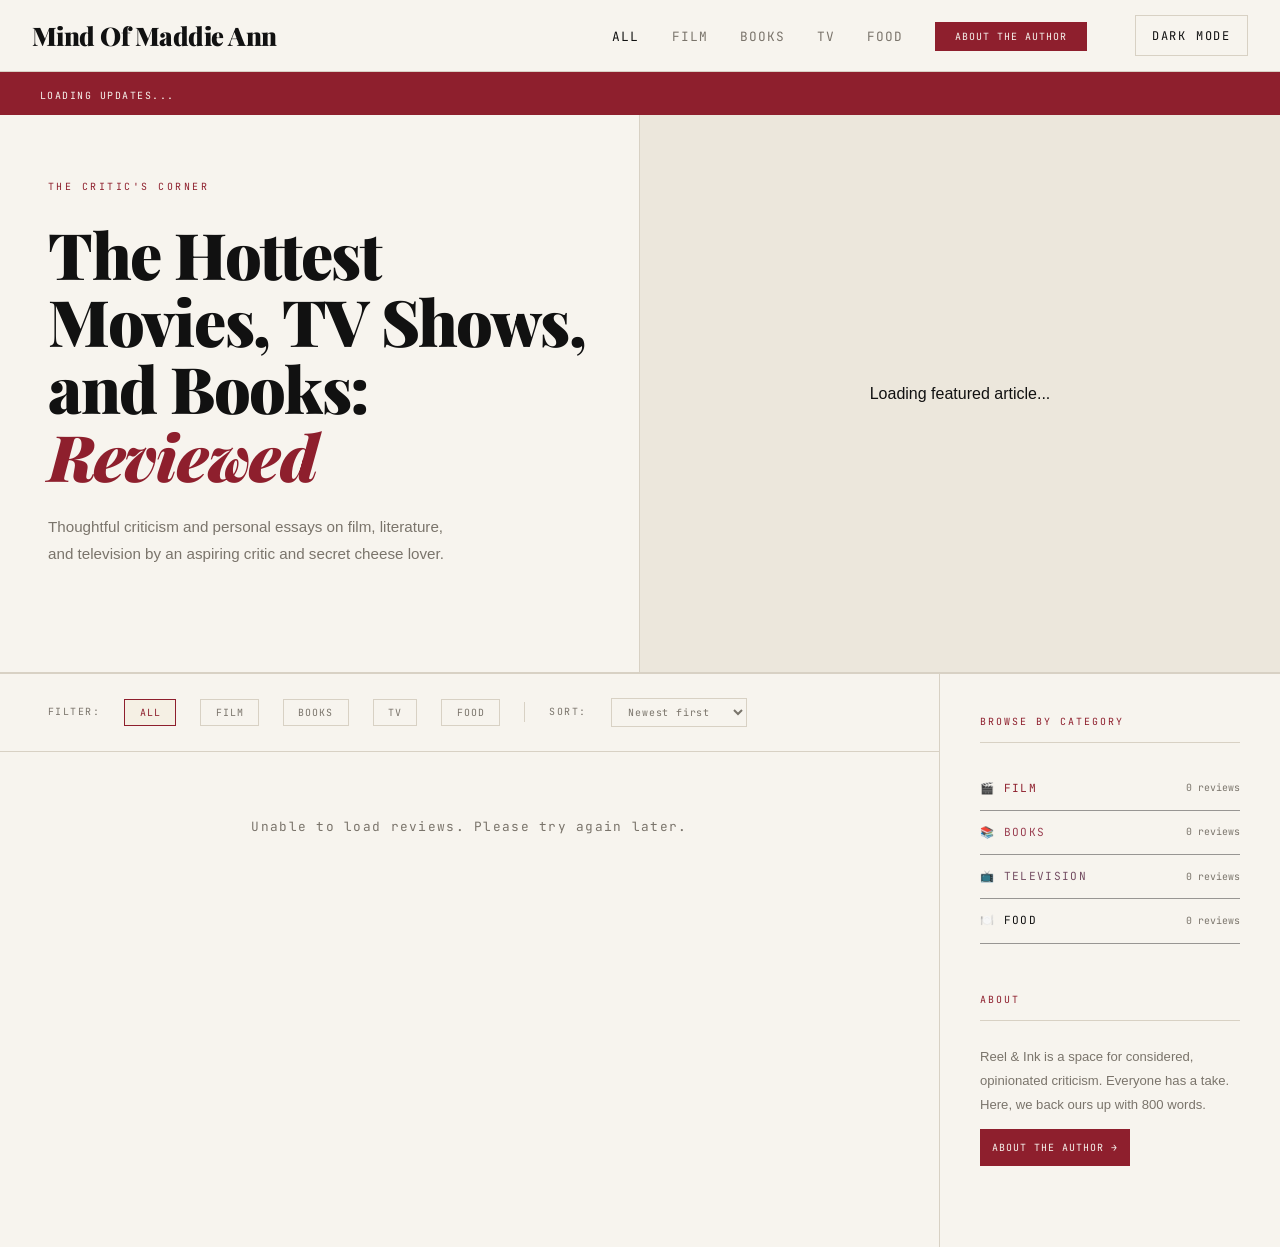
<file: index.html>
<!DOCTYPE html>
<html lang="en">

<head>
  <meta charset="UTF-8">
  <meta name="viewport" content="width=device-width, initial-scale=1.0">
  <link rel="apple-touch-icon" sizes="180x180" href="/apple-touch-icon.png">
  <link rel="icon" type="image/png" sizes="32x32" href="/favicon-32x32.png">
  <link rel="icon" type="image/png" sizes="16x16" href="/favicon-16x16.png">
  <link rel="manifest" href="/site.webmanifest">
  <title>The Mind of Maddie Ann</title>
  <link
    href="https://fonts.googleapis.com/css2?family=Playfair+Display:ital,wght@0,400;0,700;0,900;1,400;1,700&family=Libre+Baskerville:ital,wght@0,400;0,700;1,400&family=JetBrains+Mono:wght@300;400&display=swap"
    rel="stylesheet">
  <link rel="stylesheet" href="styles.css">
</head>

<body>

  <nav class="nav">
    <a href="index.html" class="nav__logo">
      Mind Of Maddie Ann
    </a>
    <!-- Mobile Menu Button -->
    <button class="nav__toggle" onclick="toggleMenu()"> ☰ </button>
    <!-- Navigation Links -->
    <ul class="nav__links" id="navLinks">
      <li>
        <a class="nav__link active" href="#" onclick="renderCategoryPage('all'); return false;"> All </a>
      </li>

      <li>
        <a class="nav__link" href="#" onclick="renderCategoryPage('film'); return false;"> Film </a>
      </li>

      <li>
        <a class="nav__link" href="#" onclick="renderCategoryPage('book'); return false;"> Books </a>
      </li>

      <li>
        <a class="nav__link" href="#" onclick="renderCategoryPage('tv'); return false;"> TV </a>
      </li>

      <li>
        <a class="nav__link" href="#" onclick="renderCategoryPage('food'); return false;"> Food </a>
      </li>

      <li>
        <a href="about.html">
          <button class="btn-primary">About the Author</button>
        </a>
      </li>

      <li>
        <button class="btn-ghost" onclick="toggleDarkMode()"> Dark Mode </button>
      </li>
    </ul>
  </nav>

  <!-- ============================================================
     TICKER
     Add or remove .ticker__item spans to change the text
     ============================================================ -->

  <!-- ROTATING BANNER -->
  <div class="ticker">
    <div class="ticker__track" id="tickerTrack">
      <span class="ticker__item">Loading updates...</span>
    </div>
  </div>


  <!-- ============================================================
     HOME VIEW
     ============================================================ -->
  <div class="view active" id="view-home">

    <!-- Hero -->
    <section class="hero">
      <div class="hero__left">
        <p class="hero__eyebrow">The critic's corner</p>
        <h1 class="hero__title">The Hottest Movies, TV Shows, and Books: <em>Reviewed</em> </h1>
        <p class="hero__description">Thoughtful criticism and personal essays on film, literature, and television by an
          aspiring critic and secret cheese lover.</p>
      </div>

      <div class="hero__right">
        <!-- Featured article loaded from Google Sheets -->
        <div id="featuredCard">
          <p>Loading featured article...</p>
        </div>
      </div>
    </section>

    <!-- Main two-column layout -->
    <div class="main-layout">

      <!-- Feed column -->
      <div class="main-layout__feed">

        <!-- Filter bar -->
        <div class="filter-bar">
          <span class="filter-bar__label">Filter:</span>
          <button class="filter-bar__btn active" onclick="filterCat('all', this)">All</button>
          <button class="filter-bar__btn" onclick="filterCat('film', this)">Film</button>
          <button class="filter-bar__btn" onclick="filterCat('book', this)">Books</button>
          <button class="filter-bar__btn" onclick="filterCat('tv', this)">TV</button>
          <button class="filter-bar__btn" onclick="filterCat('food', this)"> Food </button>
          <div class="filter-bar__divider"></div>
          <span class="filter-bar__label">Sort:</span>
          <select class="filter-bar__sort" onchange="sortArticles(this.value)">
            <option value="newest">Newest first</option>
            <option value="rating">Highest rated</option>
            <option value="oldest">Oldest first</option>
          </select>
        </div>

        <!-- Articles are injected here by renderFeed() -->
        <div class="article-list" id="articleList"></div>
      </div>

      <!-- Sidebar column -->
      <aside class="main-layout__sidebar">

        <div class="sidebar__section">
          <div class="sidebar__heading">Browse by Category</div>
          <div class="sidebar__category" onclick="filterCat('film', null)">
            <span class="sidebar__category-name" style="color: var(--color-tag-film-text);">🎬 Film</span>
            <span class="sidebar__category-count" id="countFilm">0 reviews</span>
          </div>
          <div class="sidebar__category" onclick="filterCat('book', null)">
            <span class="sidebar__category-name" style="color: var(--color-tag-book-text);">📚 Books</span>
            <span class="sidebar__category-count" id="countBook">0 reviews</span>
          </div>
          <div class="sidebar__category" onclick="filterCat('tv', null)">
            <span class="sidebar__category-name" style="color: var(--color-tag-tv-text);">📺 Television</span>
            <span class="sidebar__category-count" id="countTv">0 reviews</span>
          </div>
          <div class="sidebar__category" onclick="filterCat('food', null)">
            <span class="sidebar__category-name"> 🍽️ Food </span>
            <span class="sidebar__category-count" id="countFood"> 0 reviews </span>
          </div>
        </div>

        <div class="sidebar__section">
          <div class="sidebar__heading">About</div>
          <p class="sidebar__about-text">Reel & Ink is a space for considered, opinionated criticism. Everyone has a
            take. Here, we back ours up with 800 words.</p>
          <a href="about.html" class="btn-primary btn-primary--full">About the Author →</a>
        </div>

      </aside>
    </div>
  </div>

  <div class="view" id="view-category">

    <section class="category-page">

      <div class="category-page__header">
        <p class="category-page__eyebrow" id="categoryEyebrow">
          Archive
        </p>

        <h1 class="category-page__title" id="categoryTitle">
          Film Reviews
        </h1>
      </div>

      <div class="category-grid" id="categoryGrid"></div>

    </section>

  </div>


  <!-- ============================================================
     ARTICLE DETAIL VIEW
     Content is injected by openArticle()
     ============================================================ -->
  <div class="view" id="view-article">
    <div id="articleDetail"></div>
  </div>


  <script src="scripts.js"></script>
</body>

</html>
</file>
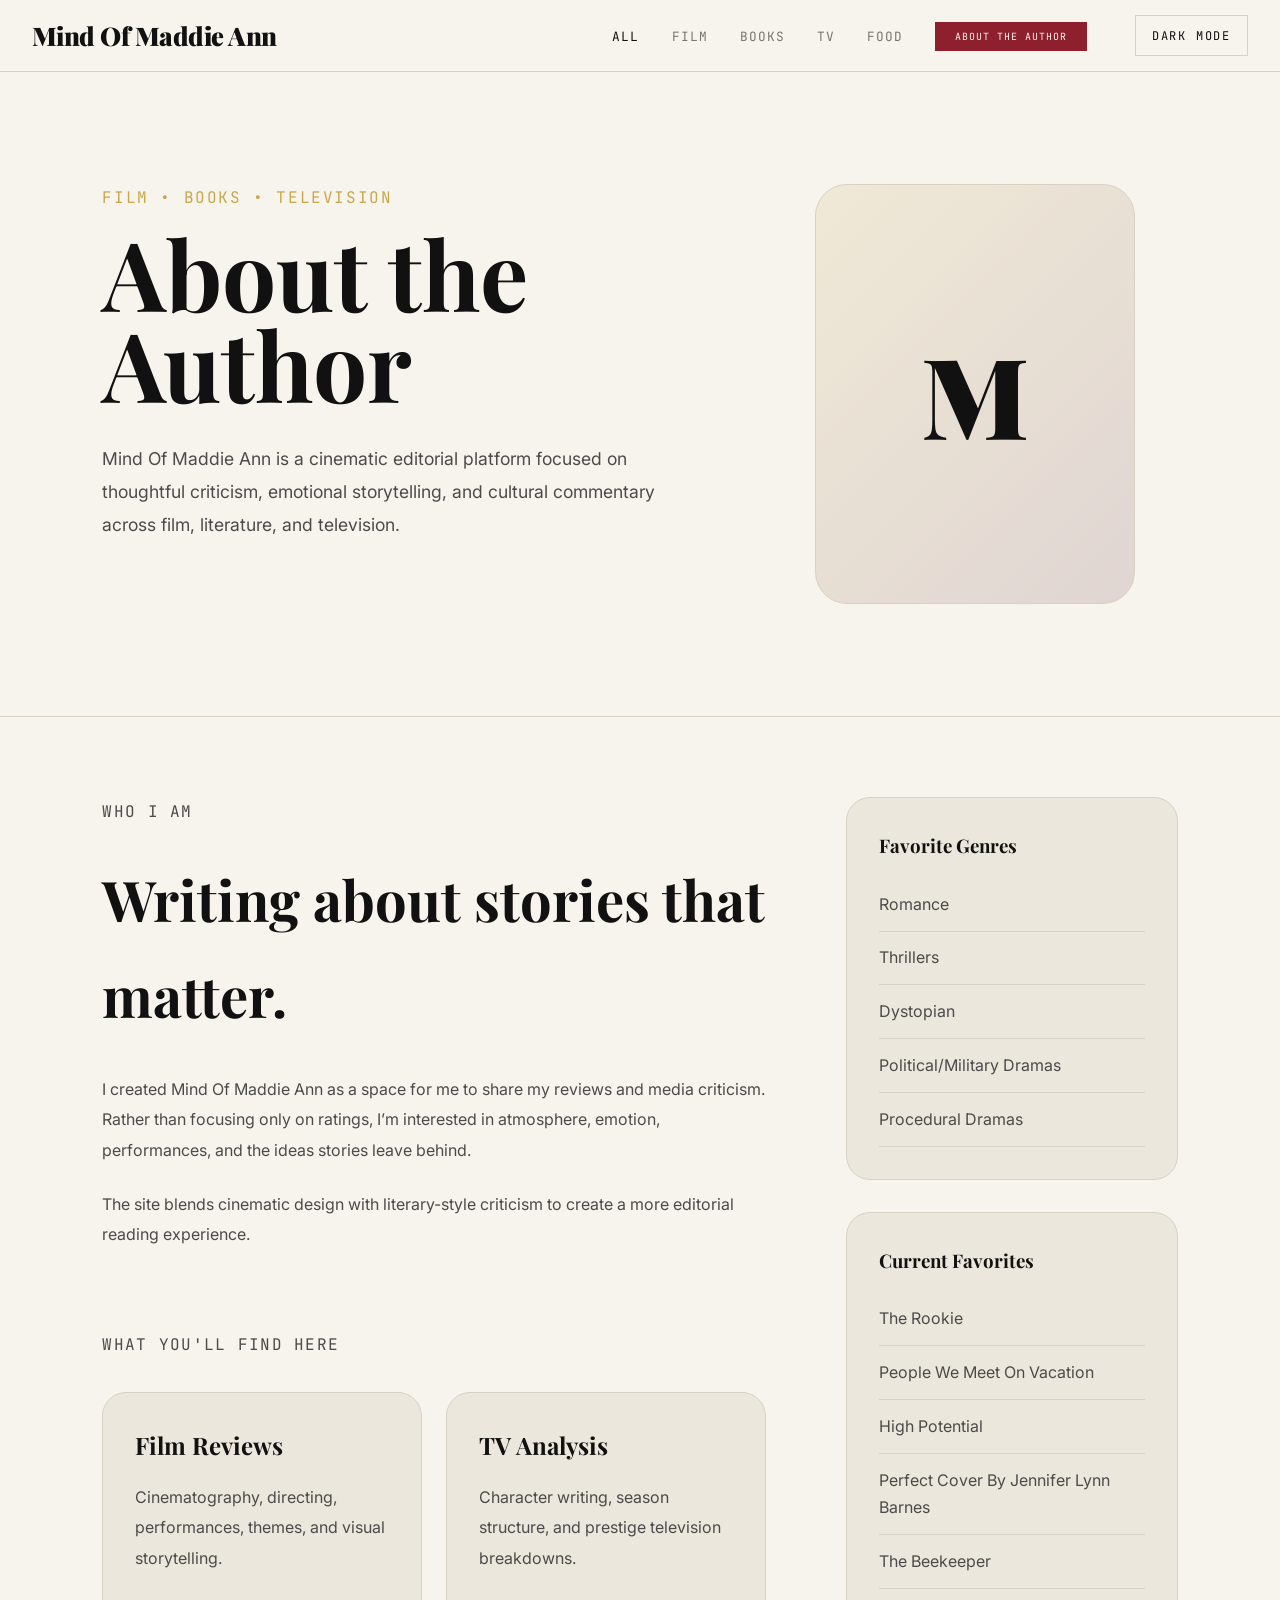
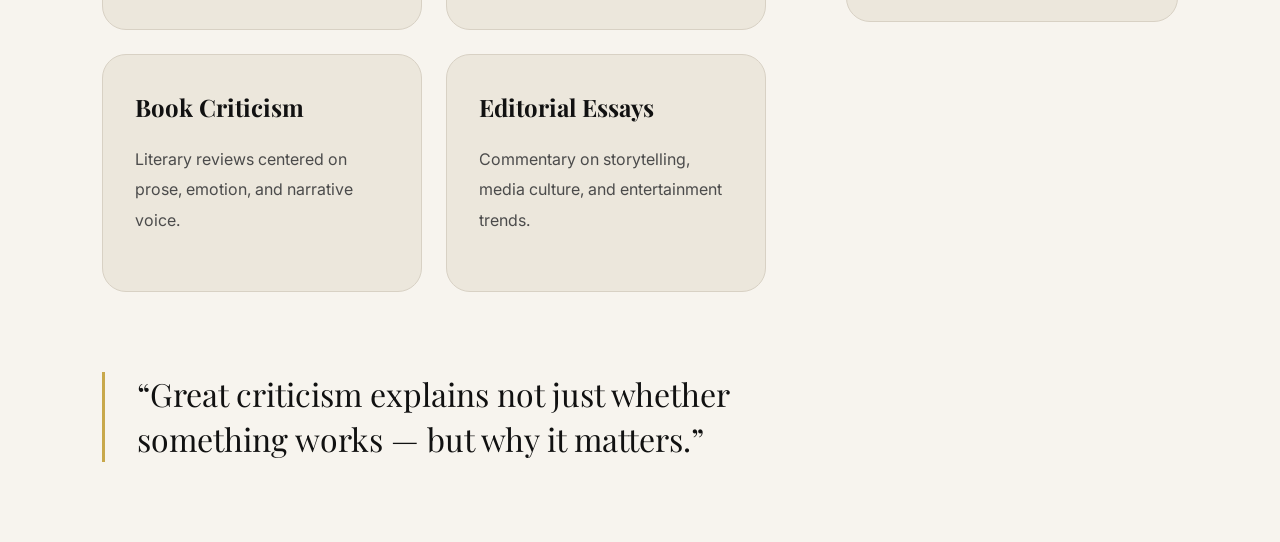
<file: about.html>
<!DOCTYPE html>
<html lang="en">

<head>
  <meta charset="UTF-8">
  <meta name="viewport" content="width=device-width, initial-scale=1.0">

  <title>About the Author — Mind Of Maddie Ann</title>

  <link rel="preconnect" href="https://fonts.googleapis.com">
  <link rel="preconnect" href="https://fonts.gstatic.com" crossorigin>

  <link
    href="https://fonts.googleapis.com/css2?family=Playfair+Display:wght@400;700;900&family=Inter:wght@400;500;600&family=JetBrains+Mono:wght@400;500&display=swap"
    rel="stylesheet">
  <link rel="stylesheet" href="styles.css">

</head>

<body>

  <!-- NAV -->

  <nav class="nav">
    <a href="index.html" class="nav__logo">
      Mind Of Maddie Ann
    </a>
    <!-- Mobile Menu Button -->
    <button class="nav__toggle" onclick="toggleMenu()">
      ☰
    </button>
    <!-- Navigation Links -->
    <ul class="nav__links" id="navLinks">
      <li>
        <a class="nav__link active" href="#" onclick="renderCategoryPage('all'); return false;">
          All
        </a>
      </li>

      <li>
        <a class="nav__link" href="#" onclick="renderCategoryPage('film'); return false;">
          Film
        </a>
      </li>

      <li>
        <a class="nav__link" href="#" onclick="renderCategoryPage('book'); return false;">
          Books
        </a>
      </li>

      <li>
        <a class="nav__link" href="#" onclick="renderCategoryPage('tv'); return false;">
          TV
        </a>
      </li>

      <li>
        <a class="nav__link" href="#" onclick="renderCategoryPage('food'); return false;">
          Food
        </a>
      </li>

      <li>
        <a href="about.html">
          <button class="btn-primary">About the Author</button>
        </a>
      </li>

      <li>
        <button class="btn-ghost" onclick="toggleDarkMode()">
          Dark Mode
        </button>
      </li>
    </ul>
  </nav>

  <!-- HERO -->

  <section class="about-hero">

    <div>

      <p class="about-hero__eyebrow">
        Film • Books • Television
      </p>

      <h1 class="about-hero__title">
        About the Author
      </h1>

      <p class="about-hero__intro">
        Mind Of Maddie Ann is a cinematic editorial platform focused on thoughtful criticism, emotional storytelling,
        and cultural commentary across film, literature, and television.
      </p>

    </div>

    <div class="about-hero__image">

      <div class="about-hero__portrait">
        M
      </div>

    </div>

  </section>

  <!-- MAIN -->

  <main class="about-layout">

    <section>

      <div class="about-section">

        <p class="about-section__label">
          Who I Am
        </p>

        <h2>
          Writing about stories that matter.
        </h2>

        <p>
          I created Mind Of Maddie Ann as a space for me to share my reviews and media criticism. Rather than focusing
          only on ratings, I’m interested in atmosphere, emotion, performances, and the ideas stories leave behind.
        </p>

        <p>
          The site blends cinematic design with literary-style criticism to create a more editorial reading experience.
        </p>

      </div>

      <div class="about-section">

        <p class="about-section__label">
          What You'll Find Here
        </p>

        <div class="about-grid">

          <div class="about-card">

            <h3>Film Reviews</h3>

            <p>
              Cinematography, directing, performances, themes, and visual storytelling.
            </p>

          </div>

          <div class="about-card">

            <h3>TV Analysis</h3>

            <p>
              Character writing, season structure, and prestige television breakdowns.
            </p>

          </div>

          <div class="about-card">

            <h3>Book Criticism</h3>

            <p>
              Literary reviews centered on prose, emotion, and narrative voice.
            </p>

          </div>

          <div class="about-card">

            <h3>Editorial Essays</h3>

            <p>
              Commentary on storytelling, media culture, and entertainment trends.
            </p>

          </div>

        </div>

      </div>

      <div class="about-quote">

        <p>
          “Great criticism explains not just whether something works — but why it matters.”
        </p>

      </div>

    </section>

    <!-- SIDEBAR -->

    <aside class="about-sidebar">

      <div class="sidebar-card">

        <h3>Favorite Genres</h3>

        <ul>
          <li>Romance</li>
          <li>Thrillers</li>
          <li>Dystopian</li>
          <li>Political/Military Dramas</li>
          <li>Procedural Dramas</li>
        </ul>

      </div>

      <div class="sidebar-card">

        <h3>Current Favorites</h3>

        <ul>
          <li>The Rookie</li>
          <li>People We Meet On Vacation</li>
          <li>High Potential</li>
          <li>Perfect Cover By Jennifer Lynn Barnes</li>
          <li>The Beekeeper</li>
        </ul>

      </div>

    </aside>

  </main>

  <script src="scripts.js"></script>

</body>

</html>
</file>
<file: styles.css>
/* coco #3B2A26
baby blue #BFE4F9
mageenta #D63384 */


/* ============================================================
   1. DESIGN TOKENS — change colors, fonts, and spacing here
   ============================================================ */

:root {

  /* BACKGROUNDS */
  --color-bg-primary: #F5EEEE;
  --color-bg-secondary: #FFF9F9;
  --color-bg-tertiary: #E7D6D8;

  /* TEXT */
  --color-text-primary: #2A1116;
  --color-text-muted: #73565D;

  /* MAIN WINE COLORS */
  --color-accent: #8E1F2D;
  --color-accent-dark: #6E1823;

  --color-wine: #8E1F2D;
  --color-wine-dark: #5E111B;
  --color-wine-light: #B14558;

  /* SOFT NEON PINK */
  --color-highlight: #F6A3B4;

  /* GLOW */
  --color-glow: rgba(246, 163, 180, 0.35);

  /* BORDERS */
  --color-border: #D7C0C4;

  /* CATEGORY COLORS */
  --color-tag-film-bg: rgba(142, 31, 45, 0.10);
  --color-tag-film-text: #8E1F2D;
  --color-tag-film-border: rgba(142, 31, 45, 0.2);

  --color-tag-book-bg: rgba(177, 69, 88, 0.10);
  --color-tag-book-text: #9B4052;
  --color-tag-book-border: rgba(177, 69, 88, 0.2);

  --color-tag-tv-bg: rgba(116, 77, 98, 0.10);
  --color-tag-tv-text: #744D62;
  --color-tag-tv-border: rgba(116, 77, 98, 0.2);

  --color-tag-food-bg: rgba(212, 140, 44, 0.10);
  --color-tag-food-text: #D48C2C;
  --color-tag-food-border: rgba(212, 140, 44, 0.20);


  /* Fonts — swap these to change the whole site's feel */
  --font-display: 'Playfair Display', serif;
  /* headings */
  --font-body: 'Libre Baskerville', serif;
  /* body text */
  --font-mono: 'JetBrains Mono', monospace;
  /* labels, tags, UI */

  /* Spacing scale */
  --space-xs: 0.5rem;
  --space-sm: 1rem;
  --space-md: 1.5rem;
  --space-lg: 2.5rem;
  --space-xl: 4rem;

  /* Font sizes */
  --text-xs: 0.62rem;
  --text-sm: 0.72rem;
  --text-base: 1rem;
  --text-lg: 1.25rem;
  --text-xl: 1.5rem;
  --text-2xl: 2rem;
  --text-3xl: 2.5rem;
}


/* ============================================================
   2. RESET & BASE
   ============================================================ */

*,
*::before,
*::after {
  margin: 0;
  padding: 0;
  box-sizing: border-box;
}

html {
  scroll-behavior: smooth;
}

body {
  background-color: var(--color-bg-primary);
  color: var(--color-text-primary);
  font-family: var(--font-body);
  font-size: var(--text-base);
  line-height: 1.7;
  min-height: 100vh;
}


/* ============================================================
   3. TYPOGRAPHY UTILITIES
   ============================================================ */

/* Display headings — used for titles, hero text */
.text-display {
  font-family: var(--font-display);
  font-weight: 900;
  letter-spacing: -0.02em;
  line-height: 1.05;
}

/* Italic display variant */
.text-display-italic {
  font-family: var(--font-display);
  font-style: italic;
  font-weight: 400;
  color: var(--color-accent);
}

/* Mono label — used for eyebrows, tags, metadata */
.text-label {
  font-family: var(--font-mono);
  font-size: var(--text-xs);
  letter-spacing: 0.15em;
  text-transform: uppercase;
}

/* Muted text */
.text-muted {
  color: var(--color-text-muted);
}

/* Accent colored text */
.text-accent {
  color: var(--color-accent);
}

a,
a span {
  text-decoration: none;
}


/* ============================================================
   4. VIEW SYSTEM — controls which page is visible
   ============================================================ */

.view {
  display: none;
}

.view.active {
  display: block;
}

/* =========================================================
   NAVBAR
========================================================= */

.nav {
  position: sticky;
  top: 0;
  z-index: 999;

  height: 72px;
  padding: 0 2rem;

  display: flex;
  align-items: center;
  justify-content: space-between;

  background: var(--color-bg-primary);
  border-bottom: 1px solid var(--color-border);
}

/* Logo */
.nav__logo {
  font-family: var(--font-display);
  font-size: var(--text-xl);
  font-weight: 900;
  color: var(--color-text-primary);
  text-decoration: none;
  letter-spacing: -0.02em;
}

/* Links */
.nav__links {
  display: flex;
  align-items: center;
  gap: 2rem;

  list-style: none;
}

/* Individual Link */
.nav__link {
  font-family: var(--font-mono);
  font-size: var(--text-sm);

  text-transform: uppercase;
  letter-spacing: 0.08em;

  color: var(--color-text-muted);
  text-decoration: none;

  transition: 0.2s;
}

.nav__link:hover,
.nav__link.active {
  color: var(--color-text-primary);
}

/* Hamburger Button */
.nav__toggle {
  display: none;

  background: none;
  border: none;

  color: var(--color-text-primary);

  font-size: 2rem;
  cursor: pointer;
}

/* =========================================================
   MOBILE
========================================================= */

@media (max-width: 850px) {

  .nav {
    padding: 0 1.25rem;
  }

  .nav__toggle {
    display: block;
  }

  .nav__links {
    position: absolute;

    top: 72px;
    left: 0;
    right: 0;

    background: var(--color-bg-primary);

    border-bottom: 1px solid var(--color-border);

    flex-direction: column;
    align-items: flex-start;

    padding: 1.5rem;

    gap: 1.25rem;

    display: none;
  }

  .nav__links.active {
    display: flex;
  }

  .nav__link {
    font-size: 0.9rem;
  }
}


/* ============================================================
   6. BUTTONS
   ============================================================ */

/* Primary filled button — gold background */
.btn-primary {
  background-color: var(--color-accent);
  color: var(--color-bg-primary);
  padding: 0.5rem 1.25rem;
  font-family: var(--font-mono);
  font-size: var(--text-xs);
  letter-spacing: 0.1em;
  text-transform: uppercase;
  border: none;
  cursor: pointer;
  transition: background-color 0.2s;
}

.btn-primary:hover {
  background-color: var(--color-accent-dark);
}

/* Full-width variant */
.btn-primary--full {
  width: 100%;
  padding: 0.75rem;
}

/* Ghost button — transparent with border */
.btn-ghost {
  background: transparent;
  border: 1px solid var(--color-border);
  color: var(--color-text-muted);
  padding: 0.7rem 1rem;
  font-family: var(--font-mono);
  font-size: 0.75rem;
  letter-spacing: 0.15em;
  text-transform: uppercase;
  cursor: pointer;
  transition: border-color 0.2s, color 0.2s;
  margin-left: var(--space-sm);
}

.btn-ghost:hover {
  border-color: var(--color-text-primary);
  color: var(--color-text-primary);
}

/* Large submit button */
.btn-submit {
  background-color: var(--color-accent);
  color: var(--color-bg-primary);
  padding: 1rem 3rem;
  font-family: var(--font-mono);
  font-size: 0.75rem;
  letter-spacing: 0.15em;
  text-transform: uppercase;
  border: none;
  cursor: pointer;
  transition: background-color 0.2s;
  margin-top: var(--space-sm);
}

.btn-submit:hover {
  background-color: var(--color-accent-dark);
}


/* ============================================================
   7. TAGS — category labels (Film / Book / TV)
   ============================================================ */

.tag {
  display: inline-block;
  padding: 0.2rem 0.6rem;
  font-family: var(--font-mono);
  font-size: 0.6rem;
  letter-spacing: 0.1em;
  text-transform: uppercase;
  margin-right: 0.4rem;
  margin-bottom: 0.4rem;
}

.tag--film {
  background: var(--color-tag-film-bg);
  color: var(--color-tag-film-text);
  border: 1px solid var(--color-tag-film-border);
}

.tag--book {
  background: var(--color-tag-book-bg);
  color: var(--color-tag-book-text);
  border: 1px solid var(--color-tag-book-border);
}

.tag--tv {
  background: var(--color-tag-tv-bg);
  color: var(--color-tag-tv-text);
  border: 1px solid var(--color-tag-tv-border);
}


/* ============================================================
   8. STAR RATING DISPLAY — read-only stars shown on cards
   ============================================================ */

.stars {
  display: flex;
  gap: 3px;
}

.star {
  font-size: 0.85rem;
  color: var(--color-accent);
}

.star--empty {
  color: var(--color-border);
}


/* ============================================================
   9. TICKER — scrolling headline bar at top
   ============================================================ */

.ticker {
  background-color: var(--color-accent);
  padding: 0.5rem 0;
  overflow: hidden;
  white-space: nowrap;
}

.ticker__track {
  display: inline-flex;
  animation: ticker-scroll 25s linear infinite;
}

/* Individual ticker item — change padding to adjust spacing */
.ticker__item {
  font-family: var(--font-mono);
  font-size: var(--text-xs);
  letter-spacing: 0.15em;
  text-transform: uppercase;
  color: var(--color-bg-primary);
  padding: 0 2.5rem;
}

@keyframes ticker-scroll {
  from {
    transform: translateX(0);
  }

  to {
    transform: translateX(-50%);
  }
}


/* ============================================================
   10. HERO SECTION
   ============================================================ */

.hero {
  display: grid;
  grid-template-columns: 1fr 1fr;
  min-height: 520px;
  border-bottom: 1px solid var(--color-border);
}

/* Left panel — text content */
.hero__left {
  padding: var(--space-xl) 3rem;
  display: flex;
  flex-direction: column;
  justify-content: center;
  border-right: 1px solid var(--color-border);
}

.hero__eyebrow {
  font-family: var(--font-mono);
  font-size: var(--text-xs);
  letter-spacing: 0.25em;
  text-transform: uppercase;
  color: var(--color-accent);
  margin-bottom: var(--space-md);
}

.hero__title {
  font-family: var(--font-display);
  font-size: clamp(2.8rem, 5vw, 4.2rem);
  font-weight: 900;
  line-height: 1.05;
  letter-spacing: -0.02em;
  margin-bottom: var(--space-md);
}

.hero__title em {
  font-style: italic;
  color: var(--color-accent);
}

.hero__description {
  color: var(--color-text-muted);
  font-size: 0.95rem;
  line-height: 1.8;
  max-width: 400px;
  margin-bottom: var(--space-lg);
}

/* Category pill buttons in hero */
.hero__cats {
  display: flex;
  gap: var(--space-sm);
  flex-wrap: wrap;
}

.hero__cat-pill {
  padding: 0.4rem 1.1rem;
  border: 1px solid var(--color-border);
  font-family: var(--font-mono);
  font-size: var(--text-xs);
  letter-spacing: 0.12em;
  text-transform: uppercase;
  cursor: pointer;
  transition: border-color 0.2s, color 0.2s;
  color: var(--color-text-muted);
  background: transparent;
}

.hero__cat-pill:hover,
.hero__cat-pill.active {
  border-color: var(--color-accent);
  color: var(--color-accent);
}

/* Right panel — featured card display */
.hero__right {
  background-color: var(--color-bg-secondary);
  display: flex;
  align-items: center;
  justify-content: center;
  overflow: hidden;
}


/* ============================================================
   11. FEATURED CARD — shown in the hero right panel
   ============================================================ */

.featured-card {
  width: 85%;
  max-width: 340px;
  cursor: pointer;
}

.featured-card__image {
  height: 260px;
  background-color: var(--color-bg-tertiary);
  display: flex;
  align-items: center;
  justify-content: center;
  position: relative;
  overflow: hidden;
  margin-bottom: var(--space-md);
}

.featured-card__image svg {
  opacity: 0.2;
}

/* "Editor's Pick" badge overlaid on the image */
.featured-card__badge {
  position: absolute;
  top: var(--space-sm);
  left: var(--space-sm);
  background-color: var(--color-danger);
  color: var(--color-text-primary);
  font-family: var(--font-mono);
  font-size: 0.6rem;
  letter-spacing: 0.12em;
  text-transform: uppercase;
  padding: 0.3rem 0.7rem;
}

.featured-card__title {
  font-family: var(--font-display);
  font-size: var(--text-xl);
  font-weight: 700;
  line-height: 1.2;
  margin-bottom: 0.4rem;
}

.featured-card__meta {
  font-family: var(--font-mono);
  font-size: var(--text-xs);
  color: var(--color-text-muted);
  letter-spacing: 0.08em;
}


/* ============================================================
   12. STATS BAR — the four numbers below the hero
   ============================================================ */

.stats-bar {
  background-color: var(--color-bg-primary);
  border-bottom: 1px solid var(--color-border);
  display: flex;
}

.stats-bar__item {
  flex: 1;
  border-right: 1px solid var(--color-border);
  padding: var(--space-lg) 3rem;
}

.stats-bar__item:last-child {
  border-right: none;
}

.stats-bar__number {
  font-family: var(--font-display);
  font-size: 3.5rem;
  font-weight: 300;
  color: var(--color-text-muted);
  line-height: 1;
  margin-bottom: 0.4rem;
}

.stats-bar__label {
  font-family: var(--font-mono);
  font-size: var(--text-xs);
  letter-spacing: 0.2em;
  text-transform: uppercase;
  color: var(--color-text-muted);
}


/* ============================================================
   13. MAIN LAYOUT — two-column: feed + sidebar
   ============================================================ */

.main-layout {
  display: grid;
  grid-template-columns: 1fr 340px;
  border-top: 1px solid var(--color-border);
}

.main-layout__feed {
  border-right: 1px solid var(--color-border);
}

.main-layout__sidebar {
  padding: var(--space-lg) var(--space-lg);
}


/* ============================================================
   14. FILTER BAR — above the article list
   ============================================================ */

.filter-bar {
  padding: var(--space-md) 3rem;
  border-bottom: 1px solid var(--color-border);
  display: flex;
  align-items: center;
  gap: var(--space-md);
  flex-wrap: wrap;
}

.filter-bar__label {
  font-family: var(--font-mono);
  font-size: var(--text-xs);
  letter-spacing: 0.15em;
  text-transform: uppercase;
  color: var(--color-text-muted);
}

.filter-bar__btn {
  background: transparent;
  border: 1px solid var(--color-border);
  color: var(--color-text-muted);
  font-family: var(--font-mono);
  font-size: var(--text-xs);
  letter-spacing: 0.1em;
  text-transform: uppercase;
  padding: 0.4rem 0.9rem;
  cursor: pointer;
  transition: border-color 0.2s, color 0.2s, background-color 0.2s;
}

.filter-bar__btn:hover,
.filter-bar__btn.active {
  border-color: var(--color-accent);
  color: var(--color-accent);
  background-color: rgba(200, 168, 75, 0.06);
}

.filter-bar__divider {
  width: 1px;
  height: 20px;
  background-color: var(--color-border);
}

.filter-bar__sort {
  background: transparent;
  border: 1px solid var(--color-border);
  color: var(--color-text-muted);
  font-family: var(--font-mono);
  font-size: var(--text-xs);
  letter-spacing: 0.08em;
  padding: 0.4rem 0.8rem;
  cursor: pointer;
  outline: none;
}

.filter-bar__sort option {
  background-color: var(--color-bg-secondary);
}


/* ============================================================
   15. ARTICLE LIST & CARDS
   ============================================================ */

.article-list {
  padding: 0 3rem;
}

/* Individual review card in the feed */
.article-card {
  border-bottom: 1px solid var(--color-border);
  padding: var(--space-lg) 0;
  display: grid;
  grid-template-columns: 1fr 140px;
  gap: 2rem;
  cursor: pointer;
}

.article-card:hover .article-card__title {
  color: var(--color-accent);
}

/* Tags row */
.article-card__tags {
  display: flex;
  gap: 0.4rem;
  flex-wrap: wrap;
  margin-bottom: 0.75rem;
}

/* Main headline */
.article-card__title {
  font-family: var(--font-display);
  font-size: var(--text-xl);
  font-weight: 700;
  line-height: 1.2;
  margin-bottom: 0.4rem;
  transition: color 0.2s;
}

/* Italic deck/subtitle */
.article-card__subtitle {
  font-family: var(--font-display);
  font-style: italic;
  font-size: var(--text-base);
  color: var(--color-text-muted);
  margin-bottom: 0.75rem;
  line-height: 1.4;
}

/* Truncated preview text */
.article-card__excerpt {
  font-size: 0.88rem;
  color: var(--color-text-muted);
  line-height: 1.7;
  margin-bottom: var(--space-sm);
  display: -webkit-box;
  -webkit-line-clamp: 3;
  -webkit-box-orient: vertical;
  overflow: hidden;
}

/* Author · date · stars row */
.article-card__meta {
  display: flex;
  align-items: center;
  gap: var(--space-sm);
  font-family: var(--font-mono);
  font-size: var(--text-xs);
  color: var(--color-text-muted);
  letter-spacing: 0.06em;
}

.article-card__author {
  color: var(--color-text-primary);
}

/* Thumbnail placeholder */
.article-card__image {
  height: 140px;
  background-color: var(--color-bg-tertiary);
  display: flex;
  align-items: center;
  justify-content: center;
  flex-shrink: 0;
  overflow: hidden;
}

/* Empty state shown when no articles match a filter */
.article-list__empty {
  padding: var(--space-xl) 0;
  text-align: center;
  color: var(--color-text-muted);
  font-family: var(--font-mono);
  font-size: 0.8rem;
  letter-spacing: 0.1em;
}


/* ============================================================
   16. SIDEBAR
   ============================================================ */

.sidebar__section {
  margin-bottom: 3rem;
}

/* Section heading inside sidebar */
.sidebar__heading {
  font-family: var(--font-mono);
  font-size: var(--text-xs);
  letter-spacing: 0.2em;
  text-transform: uppercase;
  color: var(--color-accent);
  border-bottom: 1px solid var(--color-border);
  padding-bottom: 0.75rem;
  margin-bottom: var(--space-md);
}

/* A single "most read" item */
.sidebar__item {
  display: flex;
  gap: 0.75rem;
  margin-bottom: var(--space-md);
  cursor: pointer;
  padding-bottom: var(--space-md);
  border-bottom: 1px solid rgba(58, 58, 58, 0.5);
}

.sidebar__item:last-child {
  border-bottom: none;
  margin-bottom: 0;
  padding-bottom: 0;
}

/* Large number (01, 02...) */
.sidebar__item-number {
  font-family: var(--font-display);
  font-size: 1.8rem;
  font-weight: 900;
  color: var(--color-bg-tertiary);
  line-height: 1;
  flex-shrink: 0;
  width: 32px;
}

.sidebar__item-title {
  font-family: var(--font-display);
  font-size: 0.95rem;
  font-weight: 700;
  line-height: 1.2;
  margin-bottom: 0.25rem;
  transition: color 0.2s;
}

.sidebar__item:hover .sidebar__item-title {
  color: var(--color-accent);
}

.sidebar__item-meta {
  font-family: var(--font-mono);
  font-size: 0.6rem;
  color: var(--color-text-muted);
  letter-spacing: 0.06em;
}

/* Category row in sidebar */
.sidebar__category {
  display: flex;
  align-items: center;
  justify-content: space-between;
  padding: 0.75rem 0;
  border-bottom: 1px solid rgba(58, 58, 58, 0.5);
  cursor: pointer;
}

.sidebar__category:hover .sidebar__category-name {
  color: var(--color-accent);
}

.sidebar__category-name {
  font-family: var(--font-mono);
  font-size: 0.7rem;
  letter-spacing: 0.12em;
  text-transform: uppercase;
  transition: color 0.2s;
}

.sidebar__category-count {
  font-family: var(--font-mono);
  font-size: var(--text-xs);
  color: var(--color-text-muted);
}

.sidebar__about-text {
  font-size: 0.82rem;
  color: var(--color-text-muted);
  line-height: 1.8;
  margin-bottom: var(--space-sm);
}


/* ============================================================
   17. WRITE / REVIEW FORM
   ============================================================ */

.write-page {
  max-width: 800px;
  margin: 0 auto;
  padding: var(--space-xl) var(--space-lg);
}

.write-page__header {
  margin-bottom: 3rem;
  border-bottom: 1px solid var(--color-border);
  padding-bottom: var(--space-lg);
}

.write-page__title {
  font-family: var(--font-display);
  font-size: var(--text-3xl);
  font-weight: 900;
  margin-bottom: 0.4rem;
}

.write-page__subtitle {
  color: var(--color-text-muted);
  font-size: 0.9rem;
}

/* Two-column form row */
.form-grid {
  display: grid;
  grid-template-columns: 1fr 1fr;
  gap: var(--space-md);
}

.form-row {
  margin-bottom: var(--space-lg);
}

.form-label {
  font-family: var(--font-mono);
  font-size: var(--text-xs);
  letter-spacing: 0.15em;
  text-transform: uppercase;
  color: var(--color-accent);
  display: block;
  margin-bottom: 0.6rem;
}

/* Shared styles for input, textarea, and select */
.form-control {
  width: 100%;
  background-color: var(--color-bg-secondary);
  border: 1px solid var(--color-border);
  color: var(--color-text-primary);
  font-family: var(--font-body);
  font-size: 0.95rem;
  padding: 0.85rem var(--space-sm);
  outline: none;
  transition: border-color 0.2s;
  resize: vertical;
}

.form-control:focus {
  border-color: var(--color-accent);
}

.form-control--select {
  font-family: var(--font-mono);
  font-size: 0.78rem;
  cursor: pointer;
}

.form-control--select option {
  background-color: var(--color-bg-secondary);
}

.form-control--textarea {
  min-height: 280px;
  line-height: 1.8;
}

/* Helper text below a field */
.form-hint {
  font-family: var(--font-mono);
  font-size: var(--text-xs);
  color: var(--color-text-muted);
  margin-top: 0.3rem;
  letter-spacing: 0.05em;
}

/* Character counter below textarea */
.form-char-count {
  font-family: var(--font-mono);
  font-size: var(--text-xs);
  color: var(--color-text-muted);
  text-align: right;
  margin-top: 0.3rem;
}

/* Clickable stars for rating input */
.star-input {
  display: flex;
  gap: 0.5rem;
  margin-top: 0.25rem;
}

.star-input__btn {
  background: none;
  border: none;
  font-size: 1.5rem;
  cursor: pointer;
  color: var(--color-border);
  transition: color 0.15s;
  padding: 0;
}

.star-input__btn.active,
.star-input__btn:hover {
  color: var(--color-accent);
}


/* ============================================================
   18. ARTICLE DETAIL PAGE
   ============================================================ */

.article-page {
  max-width: 720px;
  margin: 0 auto;
  padding: var(--space-xl) var(--space-lg);
}

/* Back navigation link */
.article-page__back {
  font-family: var(--font-mono);
  font-size: var(--text-xs);
  letter-spacing: 0.12em;
  text-transform: uppercase;
  color: var(--color-text-muted);
  background: none;
  border: none;
  cursor: pointer;
  padding: 0 0 var(--space-lg);
  transition: color 0.2s;
  display: flex;
  align-items: center;
  gap: 0.5rem;
}

.article-page__back:hover {
  color: var(--color-accent);
}

.article-page__title {
  font-family: var(--font-display);
  font-size: clamp(2rem, 4vw, 3rem);
  font-weight: 900;
  line-height: 1.1;
  margin-bottom: 0.75rem;
}

.article-page__subtitle {
  font-family: var(--font-display);
  font-style: italic;
  font-size: var(--text-lg);
  color: var(--color-text-muted);
  margin-bottom: var(--space-lg);
  line-height: 1.5;
}

/* Author / date / rating row */
.article-page__byline {
  display: flex;
  align-items: center;
  gap: var(--space-md);
  border-top: 1px solid var(--color-border);
  border-bottom: 1px solid var(--color-border);
  padding: var(--space-sm) 0;
  margin-bottom: var(--space-lg);
}

.article-page__author {
  font-family: var(--font-mono);
  font-size: 0.7rem;
  letter-spacing: 0.08em;
}

.article-page__author strong {
  color: var(--color-accent);
}

.article-page__date {
  font-family: var(--font-mono);
  font-size: var(--text-xs);
  color: var(--color-text-muted);
}

/* Rating pushed to the right */
.article-page__rating {
  display: flex;
  align-items: center;
  gap: 0.4rem;
  margin-left: auto;
}

.article-page__rating-number {
  font-family: var(--font-display);
  font-size: var(--text-lg);
  font-weight: 700;
  color: var(--color-accent);
}

/* Work metadata line (title · director · year) */
.article-page__work-meta {
  font-family: var(--font-mono);
  font-size: 0.7rem;
  color: var(--color-text-muted);
  margin-bottom: var(--space-lg);
  letter-spacing: 0.06em;
}

/* Body copy styles */
.article-page__body {
  font-size: 1.05rem;
  line-height: 1.9;
}

.article-page__body p {
  margin-bottom: var(--space-md);
}

.article-page__body h3 {
  font-family: var(--font-display);
  font-size: var(--text-xl);
  font-weight: 700;
  margin: var(--space-lg) 0 var(--space-sm);
}

/* Pull quote */
.article-page__body blockquote {
  border-left: 3px solid var(--color-accent);
  padding-left: var(--space-md);
  margin: var(--space-lg) 0;
  font-style: italic;
  color: var(--color-text-muted);
  font-size: 1.1rem;
  line-height: 1.7;
}

/* Verdict box at end of article */
.article-page__verdict {
  background-color: var(--color-bg-secondary);
  border: 1px solid var(--color-border);
  border-left: 3px solid var(--color-accent);
  padding: 1.75rem;
  margin: var(--space-lg) 0;
}

.article-page__verdict-label {
  font-family: var(--font-mono);
  font-size: var(--text-xs);
  letter-spacing: 0.2em;
  text-transform: uppercase;
  color: var(--color-accent);
  margin-bottom: 0.5rem;
}

.article-page__verdict-text {
  font-family: var(--font-display);
  font-size: 1.05rem;
  font-style: italic;
  line-height: 1.6;
}


/* ============================================================
   19. TOAST NOTIFICATION
   ============================================================ */
/* 
.toast {
  position: fixed;
  bottom: 2rem;
  right: 2rem;
  background-color: var(--color-accent);
  color: var(--color-bg-primary);
  padding: var(--space-sm) var(--space-lg);
  font-family: var(--font-mono);
  font-size: 0.72rem;
  letter-spacing: 0.1em;
  text-transform: uppercase;
  transform: translateY(100px);
  opacity: 0;
  transition: transform 0.3s, opacity 0.3s;
  z-index: 999;
  pointer-events: none;
}

.toast.active {
  transform: translateY(0);
  opacity: 1;
} */


/* ============================================================
   20. FOOTER 
   ============================================================ */

.footer {
  background-color: #5E111B;
  color: white;
  text-align: center;
  padding: var(--space-sm);
  font-family: var(--font-mono);
  font-size: var(--text-xs);
  letter-spacing: 0.1em;
}

/* ============================================================
   21. RESPONSIVE — mobile adjustments
   ============================================================ */

@media (max-width: 900px) {
  .nav {
    padding: 0 1.5rem;
  }

  /* Stack the hero vertically, hide right panel */
  .hero {
    grid-template-columns: 1fr;
  }

  .hero__right {
    display: none;
  }

  .hero__left {
    padding: var(--space-xl) var(--space-lg);
  }

  /* Single-column layout */
  .main-layout {
    grid-template-columns: 1fr;
  }

  .main-layout__sidebar {
    display: none;
  }

  .article-list,
  .filter-bar {
    padding-left: var(--space-md);
    padding-right: var(--space-md);
  }

  /* Stack card thumbnail below text */
  .article-card {
    grid-template-columns: 1fr;
  }

  .article-card__image {
    height: 180px;
  }

  /* Single-column form */
  .form-grid {
    grid-template-columns: 1fr;
  }
}

.category-page {
  padding: 4rem 3rem;
}

.category-page__header {
  margin-bottom: 3rem;
  border-bottom: 1px solid var(--color-border);
  padding-bottom: 1.5rem;
}

.category-page__eyebrow {
  font-family: var(--font-mono);
  letter-spacing: 0.15em;
  text-transform: uppercase;
  color: var(--color-accent);
  font-size: 0.7rem;
  margin-bottom: 0.75rem;
}

.category-page__title {
  font-family: var(--font-display);
  font-size: clamp(2.5rem, 5vw, 4rem);
  line-height: 1.1;
}

/* BOOTSTRAP STYLE GRID */
.category-grid {
  display: grid;
  grid-template-columns: repeat(3, 1fr);
  gap: 2rem;
}

/* CATEGORY CARD */
.category-card {
  background: var(--color-bg-secondary);
  border: 1px solid var(--color-border);
  cursor: pointer;
  transition:
    transform 0.25s,
    border-color 0.25s;
}

.category-card:hover {
  transform: translateY(-6px);
  border-color: var(--color-accent);
}

.category-card__image {
  height: 220px;
  background: var(--color-bg-tertiary);
  display: flex;
  align-items: center;
  justify-content: center;
}

.category-card__content {
  padding: 1.5rem;
}

.category-card__title {
  font-family: var(--font-display);
  font-size: 1.4rem;
  line-height: 1.2;
  margin: 0.75rem 0;
}

.category-card__excerpt {
  color: var(--color-text-muted);
  font-size: 0.9rem;
  line-height: 1.7;
  margin-bottom: 1rem;
}

.category-card__meta {
  font-family: var(--font-mono);
  font-size: 0.7rem;
  color: var(--color-text-muted);
  letter-spacing: 0.08em;
}

/* RESPONSIVE */
@media (max-width: 1000px) {
  .category-grid {
    grid-template-columns: repeat(2, 1fr);
  }
}

@media (max-width: 700px) {
  .category-grid {
    grid-template-columns: 1fr;
  }
}

/* ============================================================
   22. DARK MODE
   ============================================================ */

body.dark-mode {

  /* BACKGROUNDS */
  --color-bg-primary: #120508;
  --color-bg-secondary: #1B0A0E;
  --color-bg-tertiary: #2A1218;

  /* TEXT */
  --color-text-primary: #FFECEF;
  --color-text-muted: #B798A0;

  /* MAIN WINE */
  --color-accent: #B52A3F;
  --color-accent-dark: #8E1F2D;

  --color-wine: #B52A3F;
  --color-wine-dark: #731322;
  --color-wine-light: #D75A71;

  /* NEON PINK HIGHLIGHT */
  --color-highlight: #FFB2C2;

  /* GLOW */
  --color-glow: rgba(255, 178, 194, 0.45);

  /* BORDERS */
  --color-border: #3B1820;

  /* CATEGORY COLORS */
  --color-tag-film-bg: rgba(181, 42, 63, 0.16);
  --color-tag-film-text: #FFB6C5;
  --color-tag-film-border: rgba(181, 42, 63, 0.25);

  --color-tag-book-bg: rgba(215, 90, 113, 0.16);
  --color-tag-book-text: #FFC4CF;
  --color-tag-book-border: rgba(215, 90, 113, 0.25);

  --color-tag-tv-bg: rgba(133, 95, 122, 0.16);
  --color-tag-tv-text: #E1C5D5;
  --color-tag-tv-border: rgba(133, 95, 122, 0.25);

}

body,
.nav,
.article-card,
.category-card,
.featured-card,
.filter-bar,
.sidebar__section,
.form-control,
button {
  transition:
    background-color 0.35s ease,
    color 0.35s ease,
    border-color 0.35s ease,
    box-shadow 0.35s ease;
}


/* ==================================================================================================================
=========================================================
=========================================================
=========================================================
==================================================================================================================
=========================================================
=========================================================
   ABBOUUT PAGEEE
========================================================
=========================================================
========================================================== */




/* =========================================================
   ROOT
========================================================= */

:root {

  --color-bg-primary: #F7F4EE;
  --color-bg-secondary: #ECE7DC;

  --color-text-primary: #111111;
  --color-text-secondary: #4B4B4B;
  --color-text-muted: #7A746B;

  --color-border: #D8D1C4;

  --gold: #C8A84B;
  --wine: #5B2333;

  --font-display: 'Playfair Display', serif;
  --font-body: 'Inter', sans-serif;
  --font-mono: 'JetBrains Mono', monospace;
}

body.dark-mode {

  --color-bg-primary: #111111;
  --color-bg-secondary: #1B1B1B;

  --color-text-primary: #F5F5F5;
  --color-text-secondary: #C8C8C8;
  --color-text-muted: #8E8E8E;

  --color-border: #2D2D2D;
}

/* =========================================================
   GLOBAL
========================================================= */

* {
  margin: 0;
  padding: 0;
  box-sizing: border-box;
}

body {
  background: var(--color-bg-primary);
  color: var(--color-text-primary);

  font-family: var(--font-body);

  transition: 0.3s ease;
}

/* =========================================================
   NAVBAR
========================================================= */

.nav {

  position: sticky;
  top: 0;
  z-index: 999;

  height: 72px;

  display: flex;
  align-items: center;
  justify-content: space-between;

  padding: 0 2rem;

  background: rgba(247, 244, 238, 0.85);

  backdrop-filter: blur(14px);

  border-bottom: 1px solid var(--color-border);
}

body.dark-mode .nav {
  background: rgba(17, 17, 17, 0.8);
}

.nav__logo {

  font-family: var(--font-display);
  font-size: 1.6rem;
  font-weight: 900;

  text-decoration: none;

  color: var(--color-text-primary);
}

.nav__links {

  display: flex;
  gap: 2rem;

  list-style: none;
}

.nav__link {

  text-decoration: none;

  color: var(--color-text-muted);

  text-transform: uppercase;
  letter-spacing: 0.08em;

  font-size: 0.8rem;

  transition: 0.2s;
}

.nav__link:hover,
.nav__link.active {

  color: var(--color-text-primary);
}

.btn-ghost {

  border: 1px solid var(--color-border);

  background: transparent;

  color: var(--color-text-primary);

  padding: 0.7rem 1rem;

  cursor: pointer;
}

/* =========================================================
   HERO
========================================================= */

.about-hero {

  padding: 7rem 8%;

  display: grid;
  grid-template-columns: 1.2fr 0.8fr;

  gap: 4rem;

  border-bottom: 1px solid var(--color-border);
}

.about-hero__eyebrow {

  font-family: var(--font-mono);

  text-transform: uppercase;

  letter-spacing: 0.1em;

  color: var(--gold);

  margin-bottom: 1rem;
}

.about-hero__title {

  font-family: var(--font-display);

  font-size: clamp(3rem, 8vw, 6rem);

  line-height: 0.95;

  margin-bottom: 2rem;
}

.about-hero__intro {

  max-width: 650px;

  line-height: 1.9;

  font-size: 1.1rem;

  color: var(--color-text-secondary);
}

.about-hero__image {

  display: flex;
  justify-content: center;
  align-items: center;
}

.about-hero__portrait {

  width: 320px;
  height: 420px;

  border-radius: 2rem;

  background:
    linear-gradient(135deg,
      rgba(200, 168, 75, 0.15),
      rgba(91, 35, 51, 0.15));

  border: 1px solid var(--color-border);

  display: flex;
  justify-content: center;
  align-items: center;

  font-family: var(--font-display);

  font-size: 7rem;
  font-weight: 900;
}

/* =========================================================
   CONTENT
========================================================= */

.about-layout {

  padding: 5rem 8%;

  display: grid;
  grid-template-columns: 2fr 1fr;

  gap: 5rem;
}

.about-section {

  margin-bottom: 5rem;
}

.about-section__label {

  font-family: var(--font-mono);

  text-transform: uppercase;

  letter-spacing: 0.08em;

  color: var(--gold);

  margin-bottom: 1rem;
}

.about-section h2 {

  font-family: var(--font-display);

  font-size: clamp(2rem, 5vw, 3.5rem);

  margin-bottom: 2rem;
}

.about-section p {

  line-height: 1.9;

  color: var(--color-text-secondary);

  margin-bottom: 1.5rem;
}

/* =========================================================
   CARDS
========================================================= */

.about-grid {

  display: grid;
  grid-template-columns: repeat(2, 1fr);

  gap: 1.5rem;

  margin-top: 2rem;
}

.about-card {

  padding: 2rem;

  border-radius: 1.5rem;

  border: 1px solid var(--color-border);

  background: var(--color-bg-secondary);

  transition: 0.25s;
}

.about-card:hover {

  transform: translateY(-4px);
}

.about-card h3 {

  font-family: var(--font-display);

  margin-bottom: 1rem;

  font-size: 1.5rem;
}

/* =========================================================
   QUOTE
========================================================= */

.about-quote {

  margin-top: 4rem;

  padding-left: 2rem;

  border-left: 3px solid var(--gold);
}

.about-quote p {

  font-family: var(--font-display);

  font-size: 2rem;

  line-height: 1.4;
}

/* =========================================================
   SIDEBAR
========================================================= */

.about-sidebar {

  display: flex;
  flex-direction: column;

  gap: 2rem;
}

.sidebar-card {

  padding: 2rem;

  border-radius: 1.5rem;

  border: 1px solid var(--color-border);

  background: var(--color-bg-secondary);
}

.sidebar-card h3 {

  font-family: var(--font-display);

  margin-bottom: 1rem;
}

.sidebar-card ul {

  list-style: none;
}

.sidebar-card li {

  padding: 0.8rem 0;

  border-bottom: 1px solid var(--color-border);

  color: var(--color-text-secondary);
}

/* =========================================================
   RESPONSIVE
========================================================= */

@media (max-width: 950px) {

  .about-layout {
    grid-template-columns: 1fr;
  }

  .about-hero {
    grid-template-columns: 1fr;
  }
}

@media (max-width: 700px) {

  .nav__links {
    display: none;
  }

  .about-grid {
    grid-template-columns: 1fr;
  }

  .about-hero {
    padding: 4rem 1.5rem;
  }

  .about-layout {
    padding: 4rem 1.5rem;
  }

  .about-hero__portrait {

    width: 100%;
    height: 300px;
  }

  .about-quote p {
    font-size: 1.5rem;
  }
}

.tag--food {
  background: var(--color-tag-food-bg);
  color: var(--color-tag-food-text);
  border: 1px solid var(--color-tag-food-border);
}


/* ==========================================
   ARTICLE CATEGORY + TOPIC TAGS
========================================== */

.article-tags {
  display: flex;
  flex-wrap: wrap;
  align-items: center;
  gap: 7px;
  margin-bottom: 12px;
}

.topic-tag {
  display: inline-flex;
  align-items: center;
  padding: 5px 11px;

  background: #f5eee9;
  color: #8e1f2d;

  border: 1px solid #e8d8d1;
  border-radius: 3px;

  font-family: 'JetBrains Mono', monospace;
  font-size: 0.65rem;
  font-weight: 500;
  letter-spacing: 0.04em;
  text-transform: uppercase;

  line-height: 1.4;
}

/* Article detail page */
.article-page__tags {
  margin-bottom: 18px;
}

/* Dark mode */
.dark-mode .topic-tag {
  background: #38252a;
  color: #e9b8bd;
  border-color: #624047;
}


/* ==========================================
   CONSISTENT ARTICLE TAG ALIGNMENT
========================================== */

.article-tags,
.article-card__tags,
.article-page__tags,
.category-card__content .article-tags {
  display: flex;
  flex-direction: row;
  flex-wrap: wrap;
  align-items: center;
  justify-content: flex-start;
  gap: 10px;
}

/* Prevent extra spacing from interfering */
.article-tags {
  margin-bottom: 12px;
}

/* Keep category and topic tags at the same height */
.article-tags .tag,
.article-tags .topic-tag {
  display: inline-flex;
  align-items: center;
  justify-content: center;
  white-space: nowrap;
  box-sizing: border-box;
  margin: 0;
}


/* ==========================================
   ARTICLE DATE INFORMATION
========================================== */

.article-page__work-meta {
  font-family: 'JetBrains Mono', monospace;
  font-size: 0.78rem;
  letter-spacing: 0.04em;
  color: var(--color-text-muted);
  margin-top: 12px;
  margin-bottom: 24px;
}

.article-page__date {
  font-family: 'JetBrains Mono', monospace;
  font-size: 0.75rem;
  letter-spacing: 0.03em;
  color: var(--color-text-muted);
}

.featured-card__meta {
  font-family: 'JetBrains Mono', monospace;
  font-size: 0.75rem;
  letter-spacing: 0.04em;
  color: var(--color-text-muted);
  margin-top: 10px;
}
</file>
